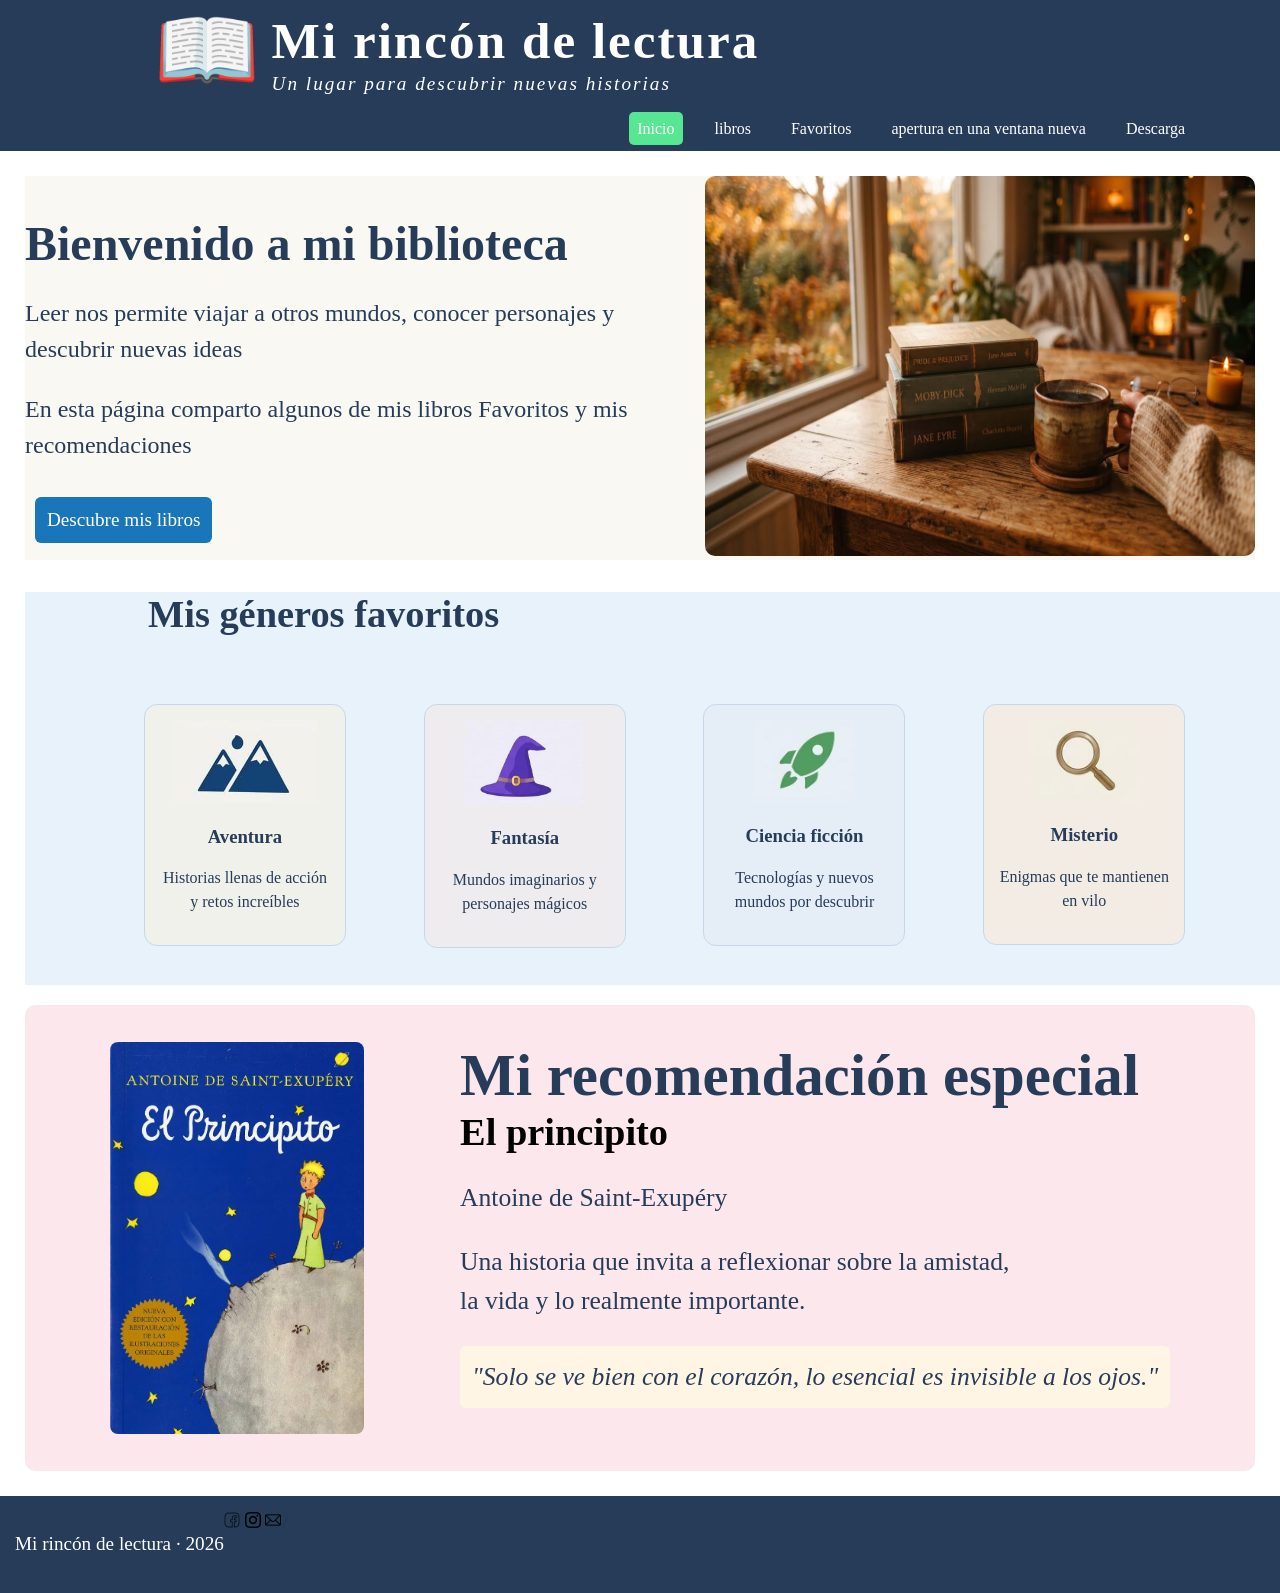
<file: index.html>
<!doctype html>
<html lang="en">
  <head>
    <meta charset="UTF-8" />
    <meta name="viewport" content="width=device-width, initial-scale=1.0" />
    <title>Mi rincón de lectura</title>
    <link rel="stylesheet" href="css/estilos.css" />
  </head>

  <body>
    <header id="cabecera">
      <div class="identidad">
        <span class="icono-libro">📖</span>
        <div>
          <h1>Mi rincón de lectura</h1>
          <p>Un lugar para descubrir nuevas historias</p>
        </div>
      </div>
      <nav>
        <a href="index.html" class="activo">Inicio</a>
        <a href="libros.html">libros</a>
        <a href="#generos">Favoritos</a>
        <a href="doc/Profile (4).pdf" target="_blank">apertura en una ventana nueva</a>
        <a href="doc/Profile (4).pdf" download="Midocumento">Descarga</a>
      </nav>
    </header>

    <main>
      <section id="inicio">
        <div class="iniciouno">
          <h2>Bienvenido a mi biblioteca</h2>
          <p>
            Leer nos permite viajar a otros mundos, conocer personajes y
            descubrir nuevas ideas
          </p>
          <p>
            En esta página comparto algunos de mis libros Favoritos y mis
            recomendaciones
          </p>
          <a href="libros.html" class="boton"> Descubre mis libros </a>
        </div>
        <div class="iniciodos">
          <img
            src="img/biblioteca.jpg"
            alt="Libros apilados junto a una taza"
          />
        </div>
      </section>

      <section id="generos">
        <h2>Mis géneros favoritos</h2>

        <div id="avent" class="genero">
          <img
            src="img/aventura.jpeg"
            alt="Imagen de aventura"
            class="aventura"
          />
          <h3>Aventura</h3>
          <p>Historias llenas de acción y retos increíbles</p>
        </div>

        <div id="fant" class="genero">
          <img
            src="img/fantasia.jpeg"
            alt="Imagen de fantasía"
            class="fantasia"
          />
          <h3>Fantasía</h3>
          <p>Mundos imaginarios y personajes mágicos</p>
        </div>

        <div id="cien" class="genero">
          <img
            src="img/cienciaficcion.jpeg"
            alt="Imagen de ciencia ficción"
            class="cienciaficcion"
          />
          <h3>Ciencia ficción</h3>
          <p>Tecnologías y nuevos mundos por descubrir</p>
        </div>

        <div id="mist" class="genero">
          <img
            src="img/misterio.jpeg"
            alt="Imagen de misterio"
            class="misterio"
          />
          <h3>Misterio</h3>
          <p>Enigmas que te mantienen en vilo</p>
        </div>
      </section>

      <section id="recomendacion">
        <img
          src="img/principito.jpg"
          alt="Portada del libro El principito"
          class="portada"
        />
        <div class="textoportada">
          <h2>Mi recomendación especial</h2>
          <h3>El principito</h3>
          <p>Antoine de Saint-Exupéry</p>
          <p>
            Una historia que invita a reflexionar sobre la amistad, <br />
            la vida y lo realmente importante.
          </p>
          <p class="cita">
            "Solo se ve bien con el corazón, lo esencial es invisible a los
            ojos."
          </p>
        </div>
      </section>
    </main>

    <footer id="contacto">
      <div>
        <p>Mi rincón de lectura · 2026</p>
      </div>
      <div>
        <div class="contenedor-redes">
          <a
            href="https://facebook.com"
            target="_blank"
            rel="noopener noreferrer"
          >
            <img src="img/facebook.png" alt="Facebook" />
          </a>

          <a
            href="https://instagram.com"
            target="_blank"
            rel="noopener noreferrer"
          >
            <img src="img/instagram.png" alt="Instagram" />
          </a>

          <a
            href="mailto;lectura@ejemplo.com"
            target="_blank"
            rel="noopener noreferrer"
          >
            <img src="img/correo.png" alt="e-mail" />
          </a>
        </div>
      </div>
    </footer>
  </body>
</html>
</file>
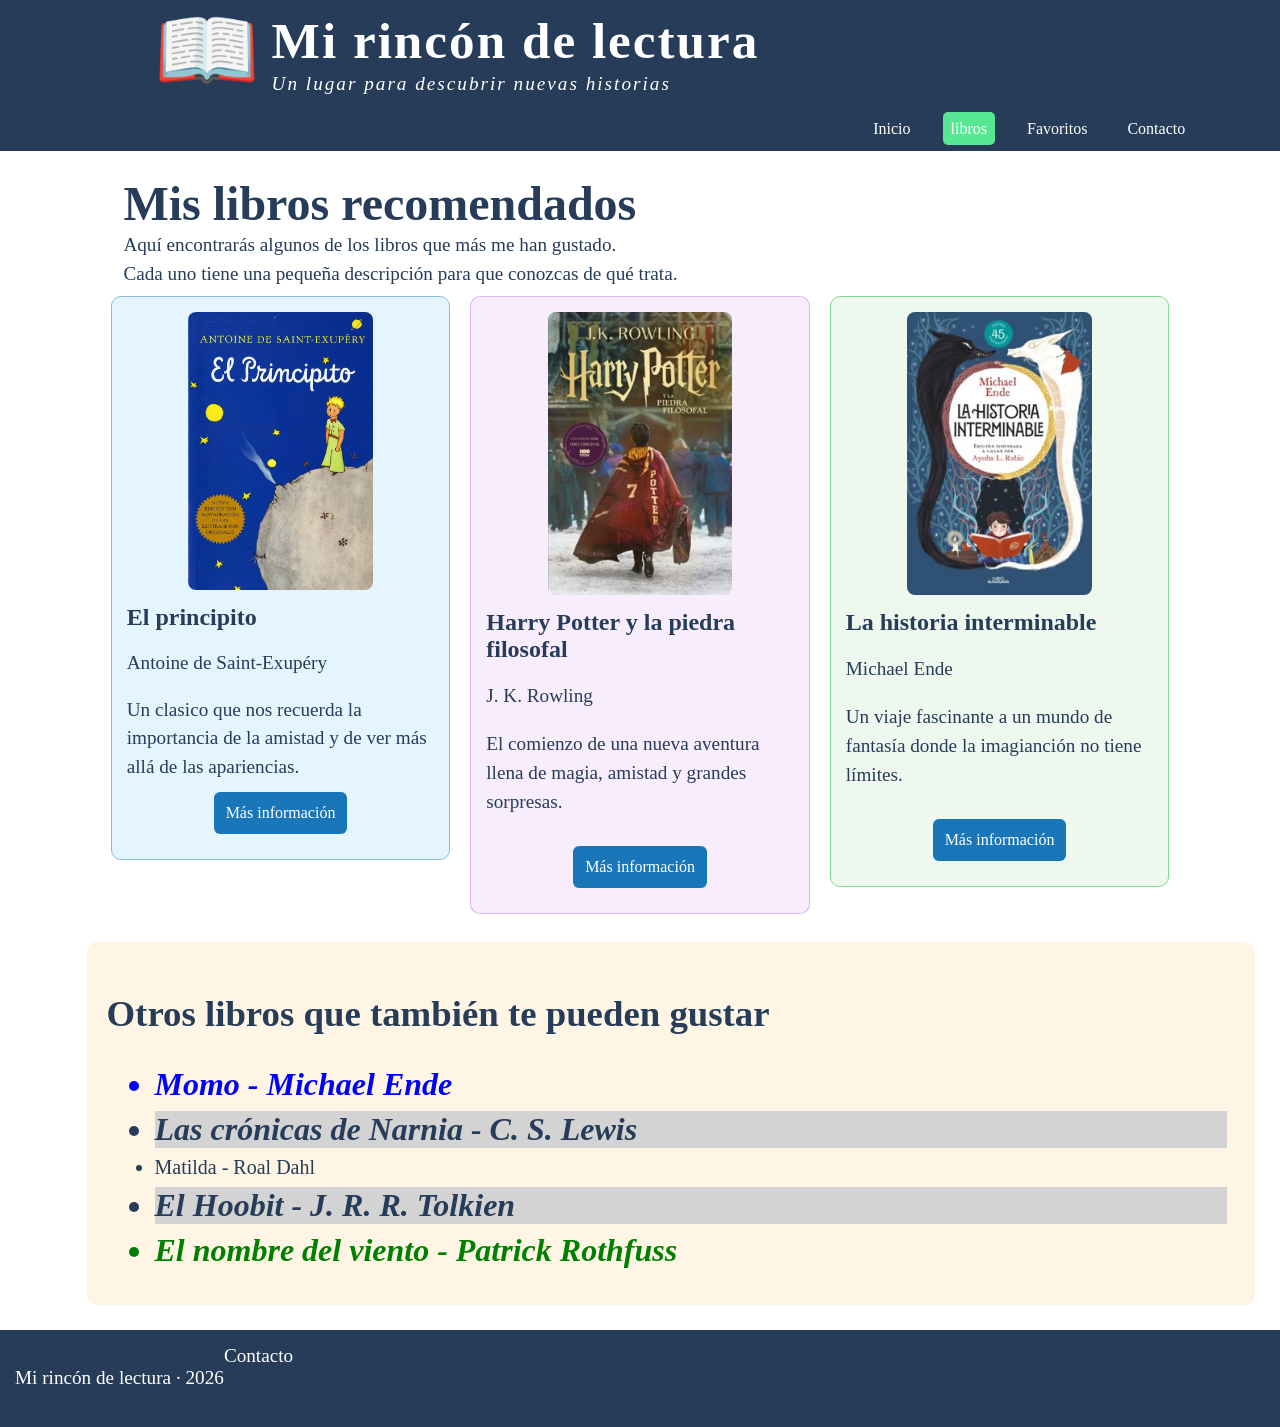
<file: libros.html>
<!doctype html>
<html lang="en">
  <head>
    <meta charset="UTF-8" />
    <meta name="viewport" content="width=device-width, initial-scale=1.0" />
    <title>Mis libros recomendados</title>
    <link rel="stylesheet" href="css/estilos.css" />
  </head>
  <body>
    <header id="cabecera">
      <div class="identidad">
        <span class="icono-libro">📖</span>
        <div>
          <h1>Mi rincón de lectura</h1>
          <p>Un lugar para descubrir nuevas historias</p>
        </div>
      </div>
      <nav>
        <a href="index.html">Inicio</a>
        <a href="libros.html" class="activo">libros</a>
        <a href="index.html#generos">Favoritos</a>
        <a href="#contacto">Contacto</a>
      </nav>
    </header>

    <main>
      <section id="catalogo">
        <h2>Mis libros recomendados</h2>
        <p class="descripcion">
          Aquí encontrarás algunos de los libros que más me han gustado.
        </p>
        <p class="descripcion">
          Cada uno tiene una pequeña descripción para que conozcas de qué trata.
        </p>

        <div id="tarjeta" class="tarjeta">
          <img
            src="img/principito.jpg"
            alt="Portada de El principito"
            class="portada"
          />
          <h3>El principito</h3>
          <br>
          <p>Antoine de Saint-Exupéry</p>
          <br>
          <p>
            Un clasico que nos recuerda la importancia de la amistad y de ver
            más allá de las apariencias.
          </p>
          <a href="https://es.wikipedia.org/wiki/El_principito" class="boton" id="boton-prin">
            Más información
          </a>
        </div>
        <div id="Potter" class="tarjeta">
          <img
            src="img/harry-potter.jpg"
            alt="Portada de harry-potter"
            class="portada"
          />
          <h3>Harry Potter y la piedra filosofal</h3>
          <p>J. K. Rowling</p>
          <p>
            El comienzo de una nueva aventura llena de magia, amistad y grandes sorpresas.
          </p>
          <a href="https://es.wikipedia.org/wiki/Harry_Potter_y_la_piedra_filosofal" class="boton" id="boton-hp">
            Más información
          </a>
        </div>
        <div id="Interminable" class="tarjeta">
          <img
            src="img/historia-interminable.jpg"
            alt="Portada de La historia interminable"
            class="portada"
          />
          <h3>La historia interminable</h3>
          <p>Michael Ende</p>
          <p>
            Un viaje fascinante a un mundo de fantasía donde la imagianción no tiene límites.
          </p>
          <a href="https://es.wikipedia.org/wiki/La_historia_interminable" class="boton" id="boton-hi">
            Más información
          </a>
        </div>
      </section>
      <section id="otros-libros">
        <h2>Otros libros que también te pueden gustar</h2>
        <ul>          
            <li>Momo - Michael Ende</li>
            <li>Las crónicas de Narnia - C. S. Lewis</li>
            <li>Matilda - Roal Dahl</li>
            <li>El Hoobit - J. R. R. Tolkien</li>
            <li>El nombre del viento - Patrick Rothfuss</li>
        </ul>
      
      </section>
    </main>

    <footer id="contacto">
      <p>Mi rincón de lectura · 2026</p>
      <a href="mailto;lectura@ejemplo.com">Contacto</a>
    </footer>
  </body>
</html>
</file>
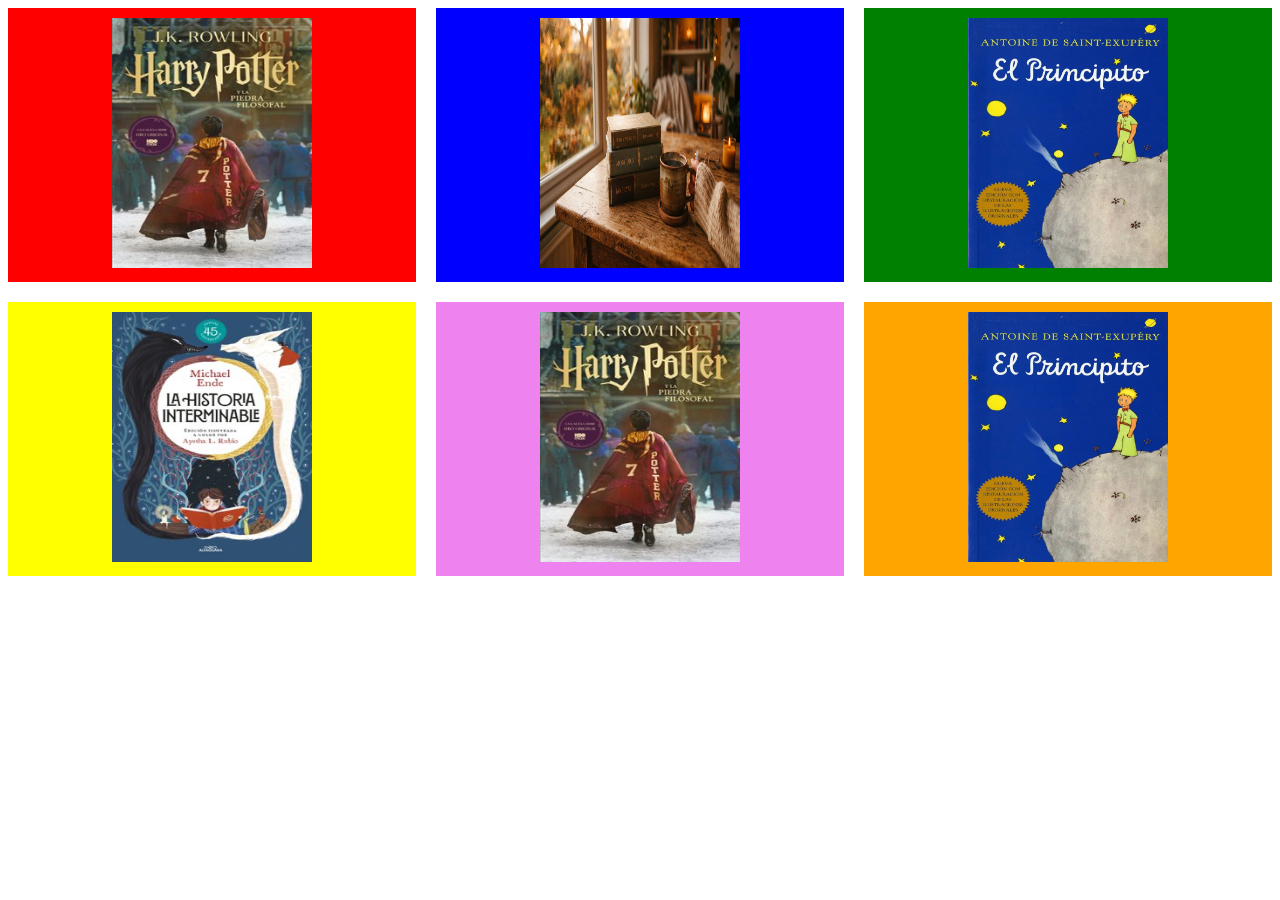
<file: prueba.html>
<!doctype html>
<html lang="en">
  <head>
    <meta charset="UTF-8" />
    <meta name="viewport" content="width=device-width, initial-scale=1.0" />
    <title>Prueba</title>
    <style>
      .contenedor {
        display: grid;
        grid-template-columns: repeat(3, 1fr);
        gap: 20px;
      }

      .contenedor img {
        width: 200px;
        height: 250px;
      }
      .caja {
        padding: 10px;
        text-align: center;
      }

      .roja {
        background-color: red;
      }

      .azul {
        background-color: blue;
      }
      .verde {
        background-color: green;
      }

      .amarillo {
        background-color: yellow;
      }

      .violeta {
        background-color: violet;
      }

      .naranja {
        background-color: orange;
      }

      /*.pagina {
        display: grid;
        grid-template-columns: 2fr 1fr;
        grid-template-areas: 
        "cabecera cabecera"
        "contenido lateral"
        "pie pie";
        gap: 15px;
      }

      header {
        grid-area: cabecera;
        background-color: lightblue;
      }

      main {
        grid-area: contenido;
        background-color: lightgreen;
        min-height: 200px;
      }

      aside {
        grid-area: lateral;
        background-color: lightyellow;
      }

      footer {
        grid-area: pie;
        background-color: lavender;
      }*/

    </style>
  </head>
  <body>
    <div class="contenedor">
      <div class="caja roja"><img src="img/harry-potter.jpg" alt="aventura"></div>
      <div class="caja azul"> <img src="img/biblioteca.jpg" alt="biblioteca"></div>
      <div class="caja verde"><img src="img/principito.jpg" alt="cienciaficcion"></div>
      <div class="caja amarillo"><img src="img/historia-interminable.jpg" alt="fantasia"></div>
      <div class="caja violeta"><img src="img/harry-potter.jpg" alt="harry-potter"></div>
      <div class="caja naranja"><img src="img/principito.jpg" alt="misterio"></div>
    </div>

    <!--<div class="pagina">
      <header>Cabecera</header>
      <main>
        <h2>Contenido principal</h2>
        <p>Aqui aparecería el contenido de nuestra web.</p>
      </main>

      <aside>Barra lateral</aside>

      <footer>Pie de pagina</footer>
    </div>-->
  </body>
</html>
</file>
<file: css/estilos.css>
/* ESTILOS GENERALES */
body {
    font-family: 'Times New Roman', Times, serif;
    background-color: #ffffff;
    color: #263c59;
    margin: 0;
}

main {
    padding: 25px;
}

.icono-libro {
    font-size: 5.3em;
    margin: 0px;
}

.identidad {
    display: flex;
    align-items: center;
    text-align: start;
    letter-spacing: 2px;
    padding-left: 12%;
    gap: 10px;
    margin: 0%;
}


h2 {
    color: #263c59;
    font-size: 26px;
}

p {
    line-height: 1.5;
}

/* CABECERA */

#cabecera {
    background-color: #263c59;
    color: white;
    text-align: center;
}

#cabecera h1 {
    font-size: 3.2em;
    margin-top: 10px;
    margin-bottom: 0%;
}

#cabecera p {
    font-size: 1.2em;
    font-style: italic;
    margin: 0%;
}

/* NAVEGACION */


nav {
    margin-top: 20px;
    text-align: end;
    padding-right: 6%;
    padding-bottom: 1%;
}

nav a {
    color: white;
    text-decoration: none;
    margin: 10px;
    padding: 8px;
}

nav a:focus {
    outline: 3px solid yellow;
}

nav a:hover {
    background-color: #1976b9;
    border-radius: 5px;
}

nav a.activo {
    background-color: #57e793;
    border-radius: 5px;
}

/* BIENVENIDA */

#inicio {    
    display: flex;
    justify-content: space-around;
    gap: 20px;     
    background-color: #faf8f3;
}

#inicio h2 {
    font-size: 3em;
    margin-bottom: 10px;
}

#inicio p {
    font-size: 1.5em;

}

#inicio a {
    font-size: 1.2em;

}

#inicio img {
    width: 550px;
    height: 380px;
    border-radius: 10px;
}



.boton {
    display: inline-block;
    background-color: #1976b9;
    color: white;
    padding: 12px;
    margin: 10px;
    text-decoration: none;
    border-radius: 6px;
}

/* GENEROS */

#generos {
    width: 100%;
    background-color: #e8f2fb;
    padding-left: 2%;
    text-align: center;
}

.genero {
    display: inline-block;    
    vertical-align: top;    
    width: 170px;
    min-height: 130px;
    margin: 3%;
    padding: 15px;
    border: 1px solid #c5d8eb;
    border-radius: 13px; 
    transition: transform 0.4s;
}

.genero:hover {
    transform: translateY(-15px);
}

#generos h2 {
    text-align: left;
    font-size: 2.4em;
    margin-left: 8%;    
}

.genero h3 {
    color: #263c59;
}



#avent {
    background-color: #f1f1ec;
}

#fant {
    background-color: #eeecee;
}

#cien {
    background-color: #e5edf7;
}

#mist {
    background-color: #f3ece5;
}

#generos:hover {
    background-color: #8d058d;
}
.aventura {
    width: 85%;
}

.fantasia {
    width: 70%;
}

.cienciaficcion {
    width: 60%;
}
.misterio {
    width: 64%;
}
/* RECOMENDACION*/

#recomendacion {
    display: flex;
    justify-content: space-around;
    background-color: #fce8ec;
    padding: 3%;
    margin-top: 20px;
    border-radius: 10px;
    font-size: 1.6em;
}

#recomendacion h2 {
    font-size: 2.3em;
    margin: 0px;
    
}

#recomendacion h3 {
    font-size: 1.5em;
    margin: 0px;
    color: black;
}



.portada {
    width: 22%;
    border-radius: 8px;
    transition: transform 5s;
} 

.portada:hover {
    transform: scale(1.05) translateY(-15px);
    border: 2px solid greenyellow;
}

.cita {
    background-color: #fff5e5;
    padding: 12px;
    font-style: italic;
    text-align: center;
    border-radius: 6px;
}

/* CATALOGO */

#catalogo {
    text-align: center;
}

#catalogo h2 {
    text-align: left;
    font-size: 3em;  
    margin: 0 8%;  
}

#catalogo p {
    text-align: left;
    font-size: 1.2em;
}

.descripcion {
    text-align: left;
    font-size: 1.2em;
    margin: 0 8%;
    
}
.tarjeta {
    display: inline-block;
    vertical-align: top;
    width: 25%;
    gap: 10px;
    min-height: 420px;    
    border: 1px solid;
    border-radius: 10px;
    padding: 15px;
    margin: 8px;
    text-align: center;
    box-shadow: 0 2px 5px #000 0.1;
    transition: transform 0.5s, box-shadow 0.5s;
}

.tarjeta:hover {
    transform:  translateY(-10);
}

.tarjeta img {
    width: 60%;
    height: 60%;
    border-radius: 8px;
    margin-bottom: 10px;
}

.tarjeta h3 {
    text-align: left;
    font-size: 1.5em;
    margin:0%
}

#tarjeta {
    background-color: #e4f5fd;
    border: 1px solid #87bce2;
}

#tarjeta:hover {
    border-radius: 25px;
    border: 2px solid #1ba0b8;
}

#Potter {
    background-color: #f6ebfce3;
    border: 1px solid #d6aeeee3;
}

#Potter:hover {
    border-radius: 25px;
    border: 2px solid #240691e3;
}

#Interminable {
    background-color: #eff8ef;
    border: 1px solid #82db8e;
}

#Interminable:hover {    
    border-radius: 25px;
    border: 2px solid #0f7c1d;
}

#tarjeta p {
    text-align: left;
    font-size: 1.2em;
    margin: 0;
    
}

/*#boton-hp {
    background-color: #a137dfe3;
    
}

#boton-prin {
    background-color: #1976b9;
}

#boton-hi {
    background-color: #2e973c;
}*/

#boton-hp:active {
    background-color: red;
    
}

#boton-prin:active {
    background-color: red;
}

#boton-hi:active {
    background-color: red;
}
 .boton {
    transition: transform 0.3s, background-color 0.3s;
 }
.boton:hover {
    transform: scale(0.9);
    background-color: green;
}

/* OTROS LIBROS */

#otros-libros {
    background-color: #fff5e5;
    padding: 20px;
    margin-top: 20px;
    border-radius: 10px;
    margin-left: 5%;
}

#otros-libros h2 {
    
    font-size: 2.3em;
    
}

#otros-libros li {
    
    font-size: 1.2em;
    margin: 8px;
}

#otros-libros li:first-child {
    color: blue;
    font-style: italic;
    font-weight: bold;
    font-size: xx-large;
}

#otros-libros li:last-child {
    color: green;
    font-style: italic;
    font-weight: bold;
    font-size: xx-large;
}

#otros-libros li:nth-child(even) {
    background-color: lightgray;
    font-style: italic;
    font-weight: bold;
    font-size: xx-large;
} 

#otros-libros li:nth-child(3) {    
    font-size: 20px;
}

footer { 
    display: flex;
    background-color: #263c59;
    color: white;
    text-align: center;
    padding: 15px;
    font-size: 1.2em;
}

footer a {
    background-color: none;
    text-decoration: none;
    color: white;
}

#contenedor a:visited {
    color: red;
}

/*@keyframes cambiarcolor {
    0% {
        color: blue;
    }
    30% {
        color: lightseagreen;
    }
    65% {
        color: red
    }
    90% {
        color: lightseagreen;
    }
    100% {
        color: blue;
    }
}
h1 {
    animation: cambiarcolor 3s 13 2;
}*/

@keyframes mover {
    from {
        transform: translateX(0);
    }
    to {
        transform: translateX(200px);
    }
}
.tarjeta {
    animation: mover 5s ease-out;
}
@keyframes aparecer {
    from {
        opacity: 0;
    }
    to {
        opacity: 1;
    }
} 
.iniciodos {
    animation: aparecer 4s;
}

@keyframes palpita {
    0% {
        transform: scale(1);
    }
    25% {
        transform: scale(1.2);
    }
    50% {
        transform: scale(1.1);
    }    
    75% {
        transform: scale(1.4);
    }
    100% {
        transform: scale(1);
    }
} 
.iniciodos {
    animation: palpita 2s infinite;
    
}

@keyframes titulo {
    from {opacity: 0;
    }
    to {
        opacity: 1;
    }
}

h1 {
    animation: titulo 1s 2s backwards;
}

 @keyframes girar {
    from {
        transform: rotate(0deg);
    }
    to {
        transform: rotate(360deg);
    }
 }
 .portada {
    animation: girar 3s;
 }
</file>
